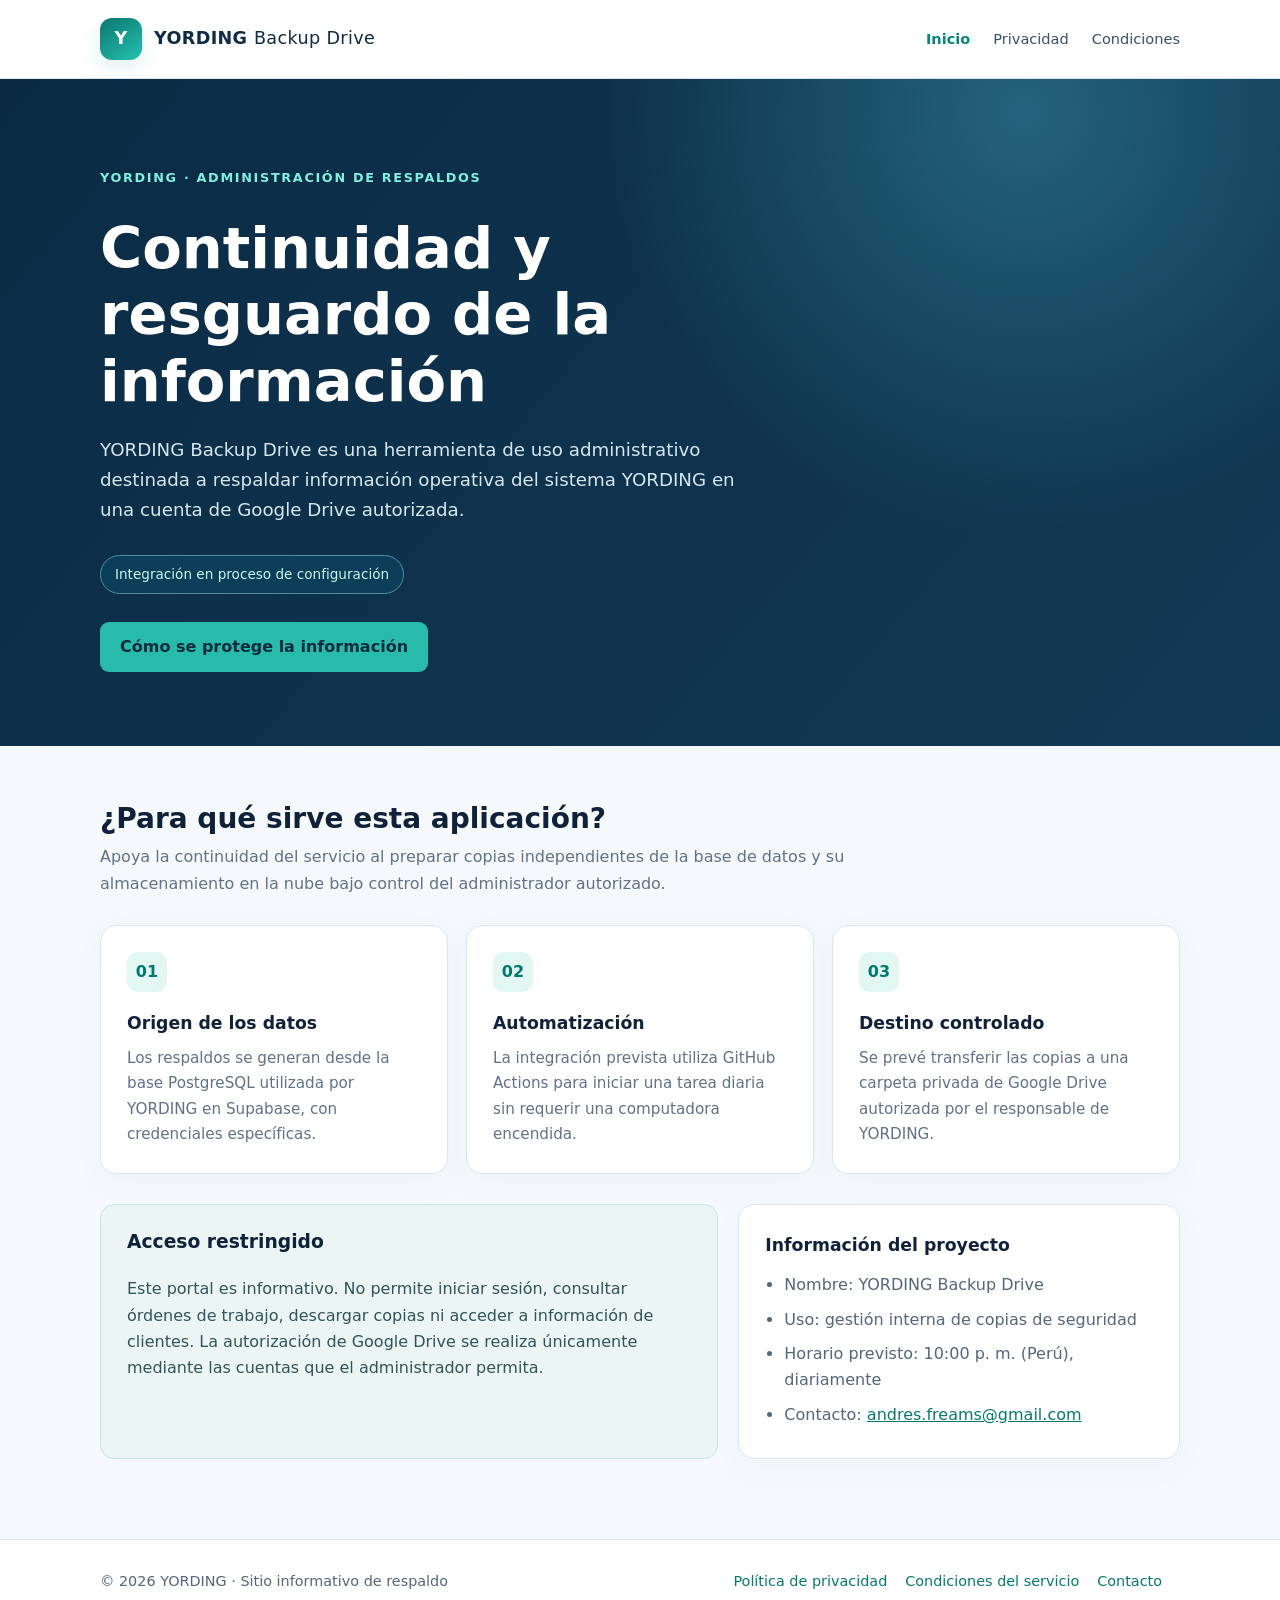
<file: index.html>
<!doctype html>
<html lang="es"><head><meta charset="utf-8"><meta name="viewport" content="width=device-width,initial-scale=1"><meta name="description" content="Página informativa de YORDING Backup Drive: integración administrativa de respaldo de datos."><title>YORDING Backup Drive · Respaldo de datos</title><link rel="stylesheet" href="styles.css"></head>
<body><header class="site-header"><div class="wrap"><a class="brand" href="./"><span class="brandmark" aria-hidden="true">Y</span><span>YORDING <span style="font-weight:500">Backup Drive</span></span></a><nav aria-label="Navegación principal"><a href="./" aria-current="page">Inicio</a><a href="privacidad.html">Privacidad</a><a href="terminos.html">Condiciones</a></nav></div></header>
<section class="hero"><div class="wrap"><div class="eyebrow">YORDING · Administración de respaldos</div><h1>Continuidad y resguardo de la información</h1><p>YORDING Backup Drive es una herramienta de uso administrativo destinada a respaldar información operativa del sistema YORDING en una cuenta de Google Drive autorizada.</p><span class="pill">Integración en proceso de configuración</span><div style="margin-top:28px"><a class="button" href="privacidad.html">Cómo se protege la información</a></div></div></section>
<main class="main"><div class="wrap"><div class="section-head"><h2>¿Para qué sirve esta aplicación?</h2><p>Apoya la continuidad del servicio al preparar copias independientes de la base de datos y su almacenamiento en la nube bajo control del administrador autorizado.</p></div><div class="grid"><article class="card"><div class="mark">01</div><h3>Origen de los datos</h3><p>Los respaldos se generan desde la base PostgreSQL utilizada por YORDING en Supabase, con credenciales específicas.</p></article><article class="card"><div class="mark">02</div><h3>Automatización</h3><p>La integración prevista utiliza GitHub Actions para iniciar una tarea diaria sin requerir una computadora encendida.</p></article><article class="card"><div class="mark">03</div><h3>Destino controlado</h3><p>Se prevé transferir las copias a una carpeta privada de Google Drive autorizada por el responsable de YORDING.</p></article></div><div class="split"><section class="info"><h3>Acceso restringido</h3><p>Este portal es informativo. No permite iniciar sesión, consultar órdenes de trabajo, descargar copias ni acceder a información de clientes. La autorización de Google Drive se realiza únicamente mediante las cuentas que el administrador permita.</p></section><section class="card"><h3>Información del proyecto</h3><ul class="meta-list"><li>Nombre: YORDING Backup Drive</li><li>Uso: gestión interna de copias de seguridad</li><li>Horario previsto: 10:00 p. m. (Perú), diariamente</li><li>Contacto: <a href="mailto:andres.freams@gmail.com">andres.freams@gmail.com</a></li></ul></section></div></div></main>
<footer class="footer"><div class="wrap"><div>© 2026 YORDING · Sitio informativo de respaldo</div><div><a href="privacidad.html">Política de privacidad</a><a href="terminos.html">Condiciones del servicio</a><a href="mailto:andres.freams@gmail.com">Contacto</a></div></div></footer></body></html>
</file>
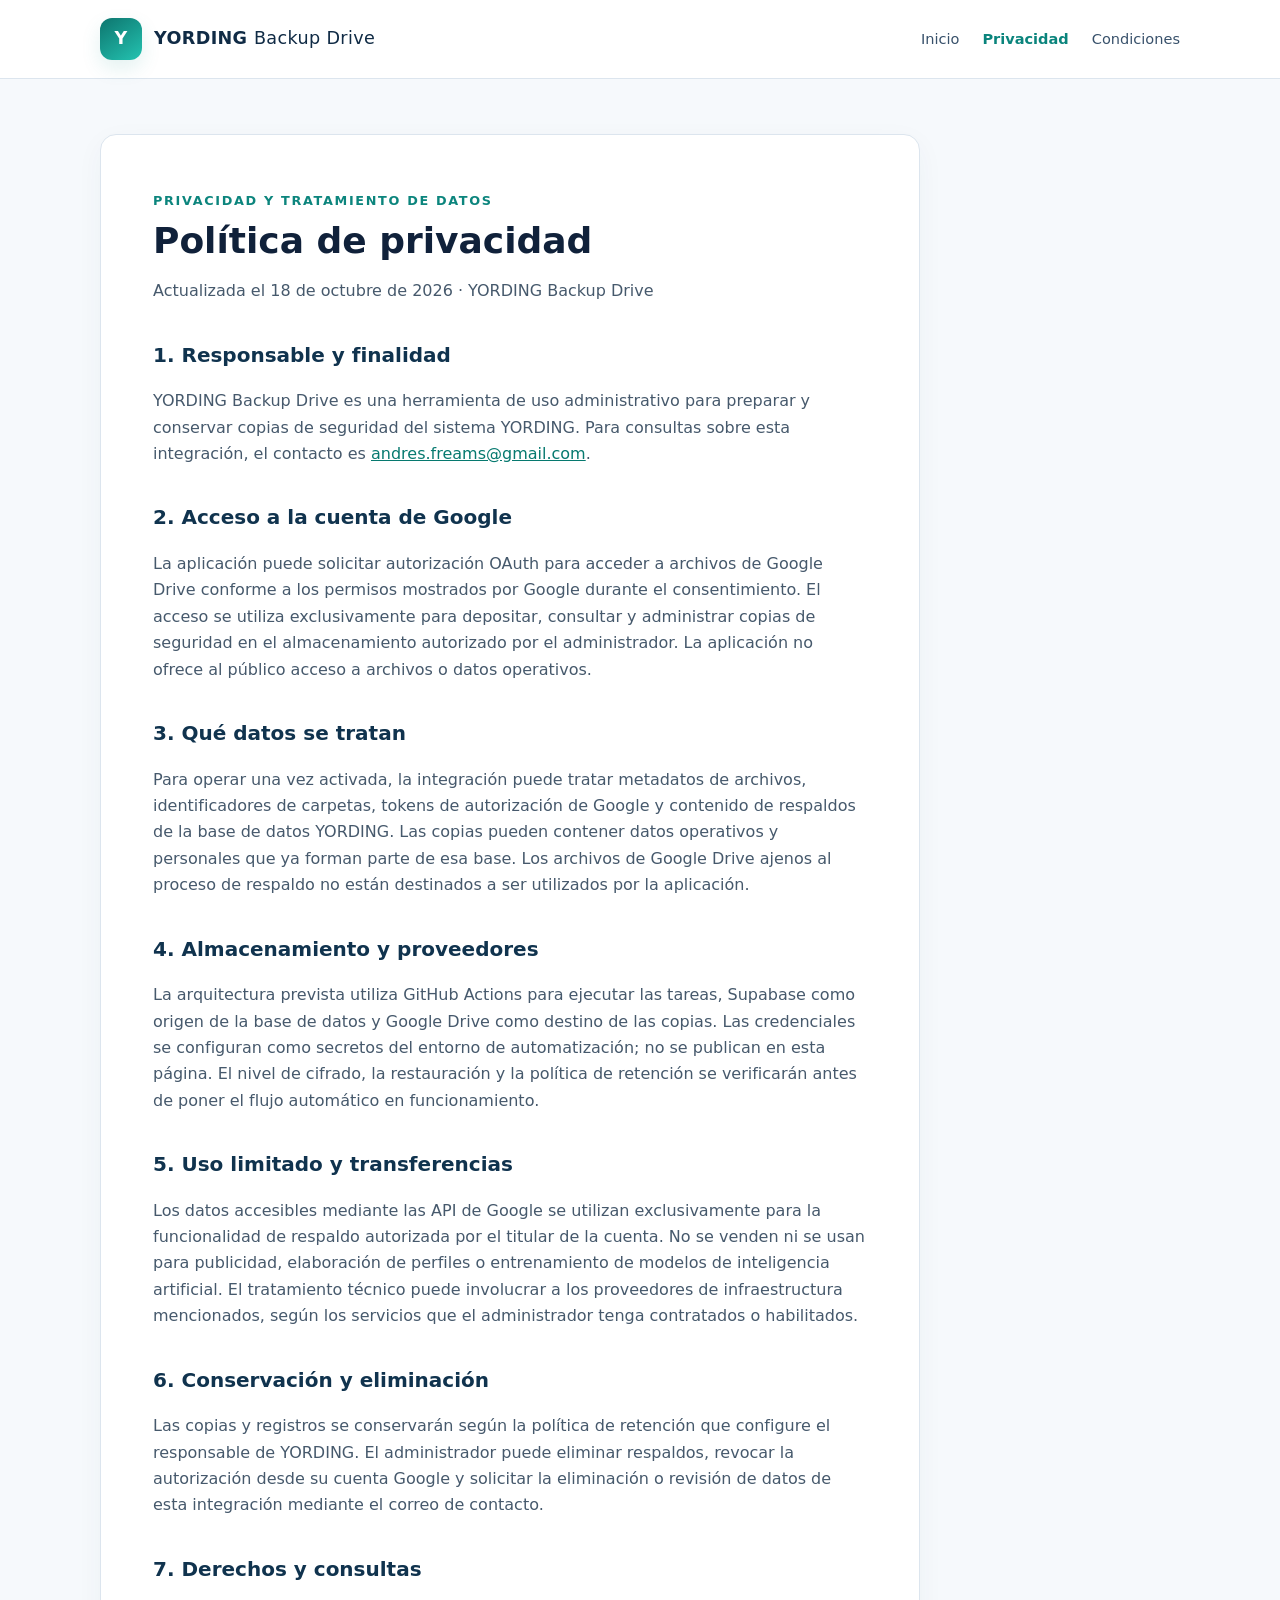
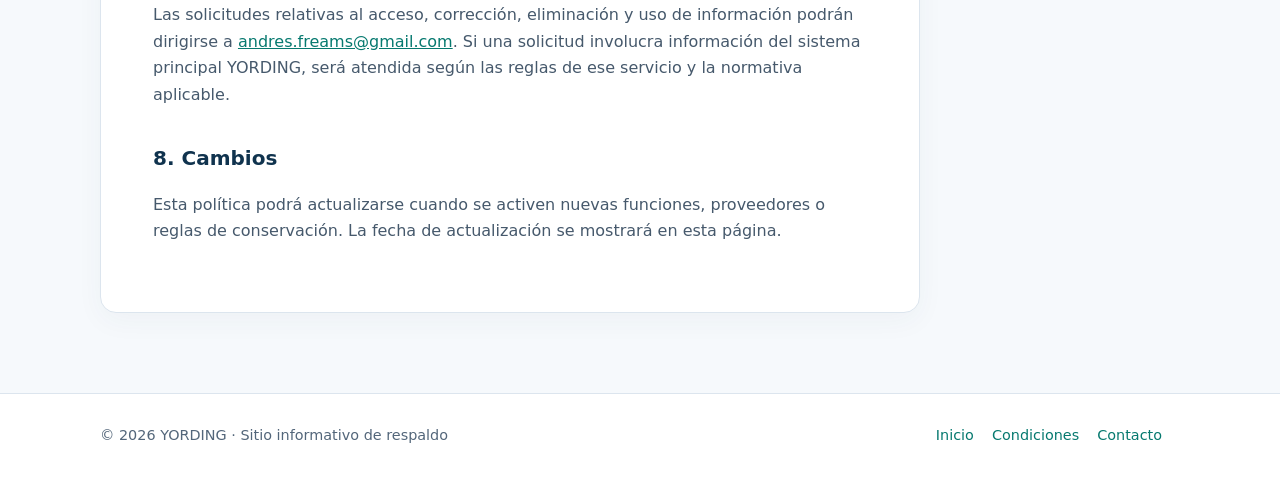
<file: privacidad.html>
<!doctype html><html lang="es"><head><meta charset="utf-8"><meta name="viewport" content="width=device-width,initial-scale=1"><meta name="description" content="Política de privacidad de YORDING Backup Drive"><title>Política de privacidad · YORDING Backup Drive</title><link rel="stylesheet" href="styles.css"></head><body><header class="site-header"><div class="wrap"><a class="brand" href="./"><span class="brandmark" aria-hidden="true">Y</span><span>YORDING <span style="font-weight:500">Backup Drive</span></span></a><nav aria-label="Navegación principal"><a href="./">Inicio</a><a href="privacidad.html" aria-current="page">Privacidad</a><a href="terminos.html">Condiciones</a></nav></div></header><main class="main"><div class="wrap"><article class="article"><div class="eyebrow" style="color:#0c857d">Privacidad y tratamiento de datos</div><h1>Política de privacidad</h1><p class="muted">Actualizada el 18 de octubre de 2026 · YORDING Backup Drive</p><h2>1. Responsable y finalidad</h2><p>YORDING Backup Drive es una herramienta de uso administrativo para preparar y conservar copias de seguridad del sistema YORDING. Para consultas sobre esta integración, el contacto es <a href="mailto:andres.freams@gmail.com">andres.freams@gmail.com</a>.</p><h2>2. Acceso a la cuenta de Google</h2><p>La aplicación puede solicitar autorización OAuth para acceder a archivos de Google Drive conforme a los permisos mostrados por Google durante el consentimiento. El acceso se utiliza exclusivamente para depositar, consultar y administrar copias de seguridad en el almacenamiento autorizado por el administrador. La aplicación no ofrece al público acceso a archivos o datos operativos.</p><h2>3. Qué datos se tratan</h2><p>Para operar una vez activada, la integración puede tratar metadatos de archivos, identificadores de carpetas, tokens de autorización de Google y contenido de respaldos de la base de datos YORDING. Las copias pueden contener datos operativos y personales que ya forman parte de esa base. Los archivos de Google Drive ajenos al proceso de respaldo no están destinados a ser utilizados por la aplicación.</p><h2>4. Almacenamiento y proveedores</h2><p>La arquitectura prevista utiliza GitHub Actions para ejecutar las tareas, Supabase como origen de la base de datos y Google Drive como destino de las copias. Las credenciales se configuran como secretos del entorno de automatización; no se publican en esta página. El nivel de cifrado, la restauración y la política de retención se verificarán antes de poner el flujo automático en funcionamiento.</p><h2>5. Uso limitado y transferencias</h2><p>Los datos accesibles mediante las API de Google se utilizan exclusivamente para la funcionalidad de respaldo autorizada por el titular de la cuenta. No se venden ni se usan para publicidad, elaboración de perfiles o entrenamiento de modelos de inteligencia artificial. El tratamiento técnico puede involucrar a los proveedores de infraestructura mencionados, según los servicios que el administrador tenga contratados o habilitados.</p><h2>6. Conservación y eliminación</h2><p>Las copias y registros se conservarán según la política de retención que configure el responsable de YORDING. El administrador puede eliminar respaldos, revocar la autorización desde su cuenta Google y solicitar la eliminación o revisión de datos de esta integración mediante el correo de contacto.</p><h2>7. Derechos y consultas</h2><p>Las solicitudes relativas al acceso, corrección, eliminación y uso de información podrán dirigirse a <a href="mailto:andres.freams@gmail.com">andres.freams@gmail.com</a>. Si una solicitud involucra información del sistema principal YORDING, será atendida según las reglas de ese servicio y la normativa aplicable.</p><h2>8. Cambios</h2><p>Esta política podrá actualizarse cuando se activen nuevas funciones, proveedores o reglas de conservación. La fecha de actualización se mostrará en esta página.</p></article></div></main><footer class="footer"><div class="wrap"><div>© 2026 YORDING · Sitio informativo de respaldo</div><div><a href="./">Inicio</a><a href="terminos.html">Condiciones</a><a href="mailto:andres.freams@gmail.com">Contacto</a></div></div></footer></body></html>
</file>
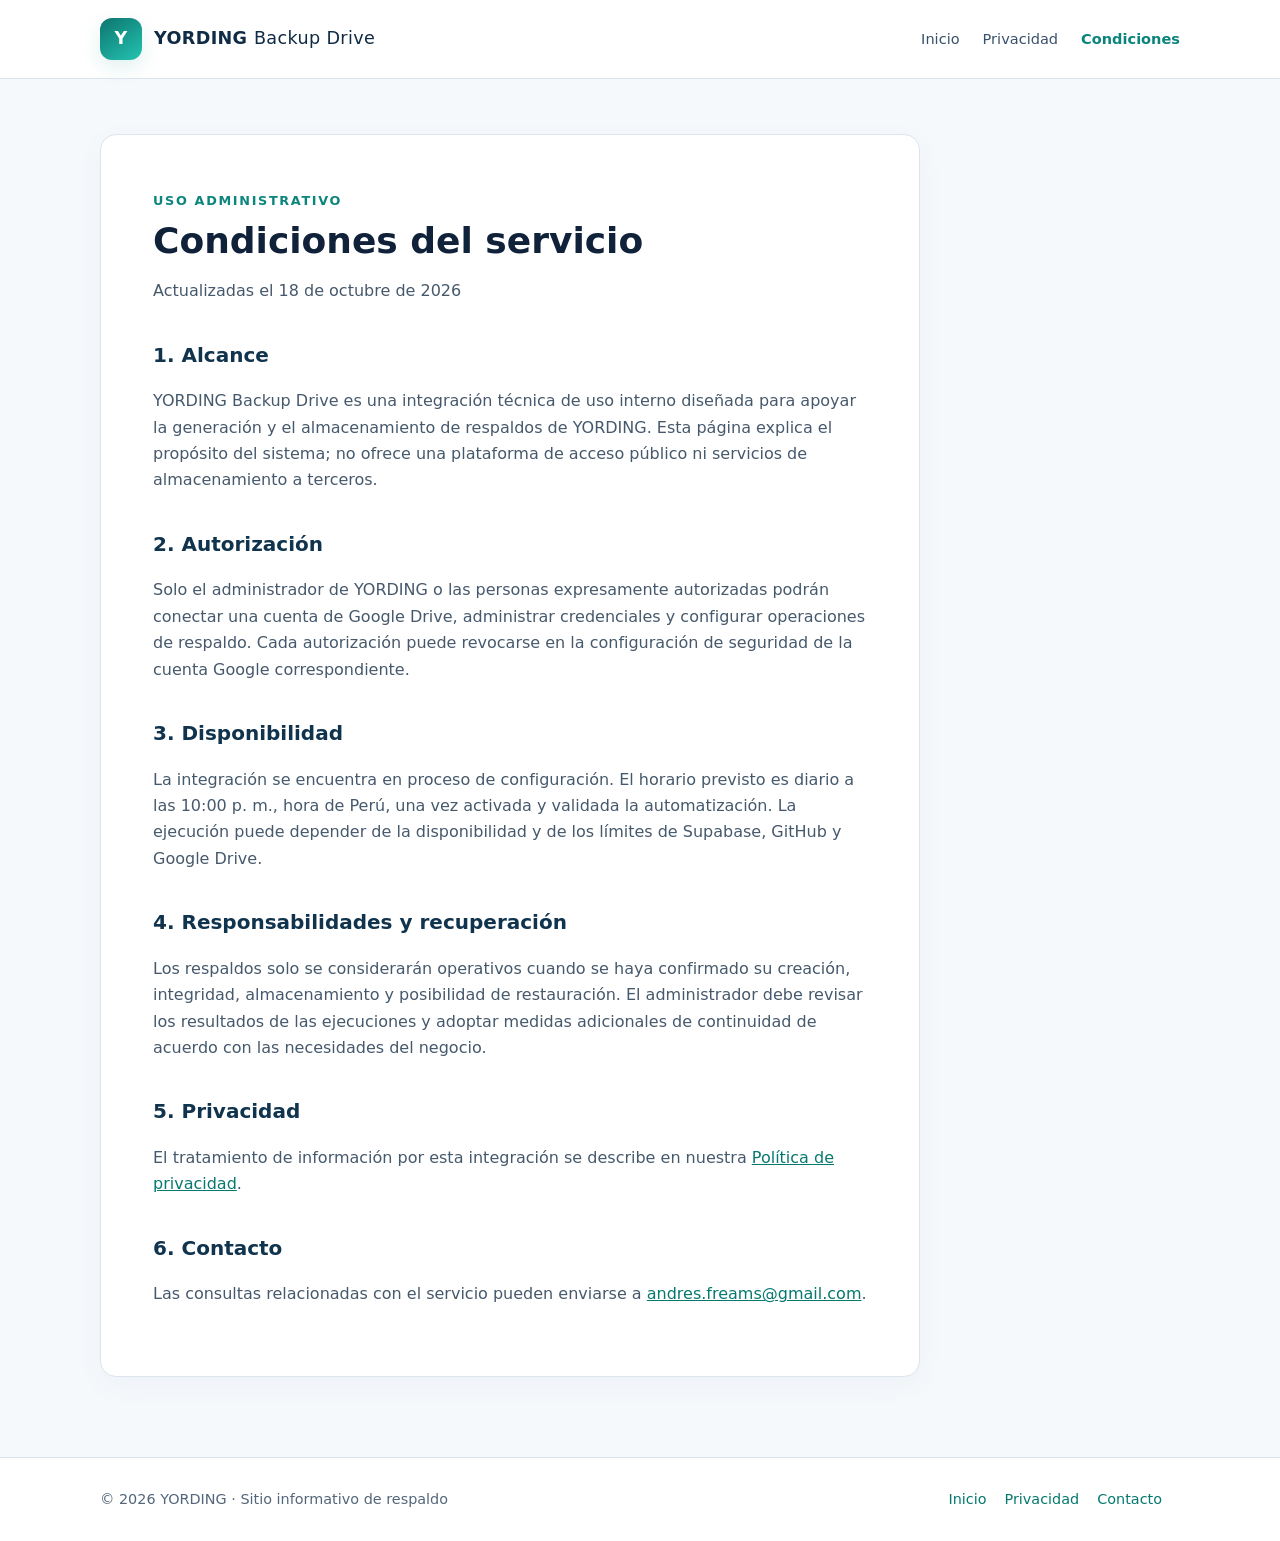
<file: terminos.html>
<!doctype html><html lang="es"><head><meta charset="utf-8"><meta name="viewport" content="width=device-width,initial-scale=1"><meta name="description" content="Condiciones del servicio YORDING Backup Drive"><title>Condiciones del servicio · YORDING Backup Drive</title><link rel="stylesheet" href="styles.css"></head><body><header class="site-header"><div class="wrap"><a class="brand" href="./"><span class="brandmark" aria-hidden="true">Y</span><span>YORDING <span style="font-weight:500">Backup Drive</span></span></a><nav aria-label="Navegación principal"><a href="./">Inicio</a><a href="privacidad.html">Privacidad</a><a href="terminos.html" aria-current="page">Condiciones</a></nav></div></header><main class="main"><div class="wrap"><article class="article"><div class="eyebrow" style="color:#0c857d">Uso administrativo</div><h1>Condiciones del servicio</h1><p class="muted">Actualizadas el 18 de octubre de 2026</p><h2>1. Alcance</h2><p>YORDING Backup Drive es una integración técnica de uso interno diseñada para apoyar la generación y el almacenamiento de respaldos de YORDING. Esta página explica el propósito del sistema; no ofrece una plataforma de acceso público ni servicios de almacenamiento a terceros.</p><h2>2. Autorización</h2><p>Solo el administrador de YORDING o las personas expresamente autorizadas podrán conectar una cuenta de Google Drive, administrar credenciales y configurar operaciones de respaldo. Cada autorización puede revocarse en la configuración de seguridad de la cuenta Google correspondiente.</p><h2>3. Disponibilidad</h2><p>La integración se encuentra en proceso de configuración. El horario previsto es diario a las 10:00 p. m., hora de Perú, una vez activada y validada la automatización. La ejecución puede depender de la disponibilidad y de los límites de Supabase, GitHub y Google Drive.</p><h2>4. Responsabilidades y recuperación</h2><p>Los respaldos solo se considerarán operativos cuando se haya confirmado su creación, integridad, almacenamiento y posibilidad de restauración. El administrador debe revisar los resultados de las ejecuciones y adoptar medidas adicionales de continuidad de acuerdo con las necesidades del negocio.</p><h2>5. Privacidad</h2><p>El tratamiento de información por esta integración se describe en nuestra <a href="privacidad.html">Política de privacidad</a>.</p><h2>6. Contacto</h2><p>Las consultas relacionadas con el servicio pueden enviarse a <a href="mailto:andres.freams@gmail.com">andres.freams@gmail.com</a>.</p></article></div></main><footer class="footer"><div class="wrap"><div>© 2026 YORDING · Sitio informativo de respaldo</div><div><a href="./">Inicio</a><a href="privacidad.html">Privacidad</a><a href="mailto:andres.freams@gmail.com">Contacto</a></div></div></footer></body></html>
</file>
<file: styles.css>
:root{--ink:#10213a;--muted:#617187;--bg:#f6f9fc;--panel:#fff;--teal:#0a847c;--teal2:#19b2a1;--edge:#dce5ee;--navy:#102b45}*{box-sizing:border-box}html{scroll-behavior:smooth}body{margin:0;color:var(--ink);font-family:system-ui,-apple-system,BlinkMacSystemFont,"Segoe UI",sans-serif;background:var(--bg);line-height:1.65}a{color:#06796f}a:hover{text-decoration-thickness:2px}.wrap{width:min(1080px,calc(100% - 40px));margin-inline:auto}.site-header{background:#fff;border-bottom:1px solid var(--edge)}.site-header .wrap{display:flex;align-items:center;justify-content:space-between;gap:20px;padding-block:18px}.brand{display:flex;align-items:center;gap:12px;text-decoration:none;color:var(--navy);font-weight:800;letter-spacing:.02em;font-size:1.1rem}.brandmark{display:grid;place-items:center;border-radius:12px;width:42px;height:42px;background:linear-gradient(145deg,#0d756e,#24c3b1);color:#fff;font-weight:900;box-shadow:0 8px 20px #118a801f}.site-header nav{display:flex;gap:23px;align-items:center;flex-wrap:wrap}.site-header nav a{color:#38516b;text-decoration:none;font-size:.91rem}.site-header nav a:hover,.site-header nav a[aria-current="page"]{color:var(--teal);font-weight:700}.hero{background:radial-gradient(circle at 80% 5%,#23637c 0,transparent 35%),linear-gradient(130deg,#0b2b44,#123956);color:#fff;padding:85px 0 74px}.eyebrow{display:inline-block;font-size:.8rem;text-transform:uppercase;letter-spacing:.13em;font-weight:800;color:#7fefdf;margin-bottom:8px}.hero h1{font-size:clamp(2rem,5.2vw,3.6rem);line-height:1.15;max-width:760px;margin:.35em 0}.hero p{color:#d6e6ed;max-width:650px;font-size:1.14rem;margin:16px 0 30px}.pill{display:inline-block;padding:7px 14px;border:1px solid #548b9e;border-radius:999px;color:#c8f7ec;background:#0b3e59;font-size:.85rem}.button{display:inline-block;background:#28bbab;color:#092c3c!important;text-decoration:none;border-radius:9px;font-weight:750;padding:12px 20px}.button:hover{background:#79e2d5}.main{padding:55px 0 80px}.section-head{margin-bottom:28px}.section-head h2{font-size:1.75rem;line-height:1.25;margin:0 0 8px}.section-head p{margin:0;color:var(--muted);max-width:760px}.grid{display:grid;grid-template-columns:repeat(3,minmax(0,1fr));gap:18px}.card{background:var(--panel);border:1px solid var(--edge);border-radius:16px;padding:26px;box-shadow:0 9px 32px #2d476309}.card .mark{width:40px;height:40px;display:grid;place-items:center;color:#00796f;font-weight:850;background:#e3f7f2;border-radius:10px;margin-bottom:17px}.card h3{margin:0 0 9px;font-size:1.08rem}.card p{color:var(--muted);margin:0;font-size:.95rem}.split{display:grid;grid-template-columns:1.4fr 1fr;gap:20px;margin-top:30px}.info{background:#ebf5f4;border:1px solid #c9e5e1;border-radius:14px;padding:22px 26px}.info h3{margin-top:0}.info p{margin-bottom:0;color:#33535b}.meta-list{margin:0;padding-left:19px;color:#53667a}.meta-list li{padding-block:4px}.article{max-width:820px;background:#fff;border:1px solid var(--edge);border-radius:16px;padding:clamp(24px,5vw,52px);box-shadow:0 8px 28px #2742600b}.article h1{margin:0 0 6px;font-size:2.25rem;line-height:1.2}.article h2{margin-top:34px;font-size:1.25rem;color:#10334e}.article p,.article li{color:#46596c}.article ul{padding-left:24px}.muted{color:var(--muted)}.footer{border-top:1px solid var(--edge);background:#fff;padding:30px 0;color:#53667a;font-size:.9rem}.footer .wrap{display:flex;justify-content:space-between;flex-wrap:wrap;gap:14px}.footer a{margin-right:18px;text-decoration:none}@media(max-width:750px){.site-header .wrap{align-items:flex-start;flex-direction:column}.site-header nav{gap:14px}.hero{padding:58px 0}.grid,.split{grid-template-columns:1fr}.main{padding:36px 0 60px}}
</file>
